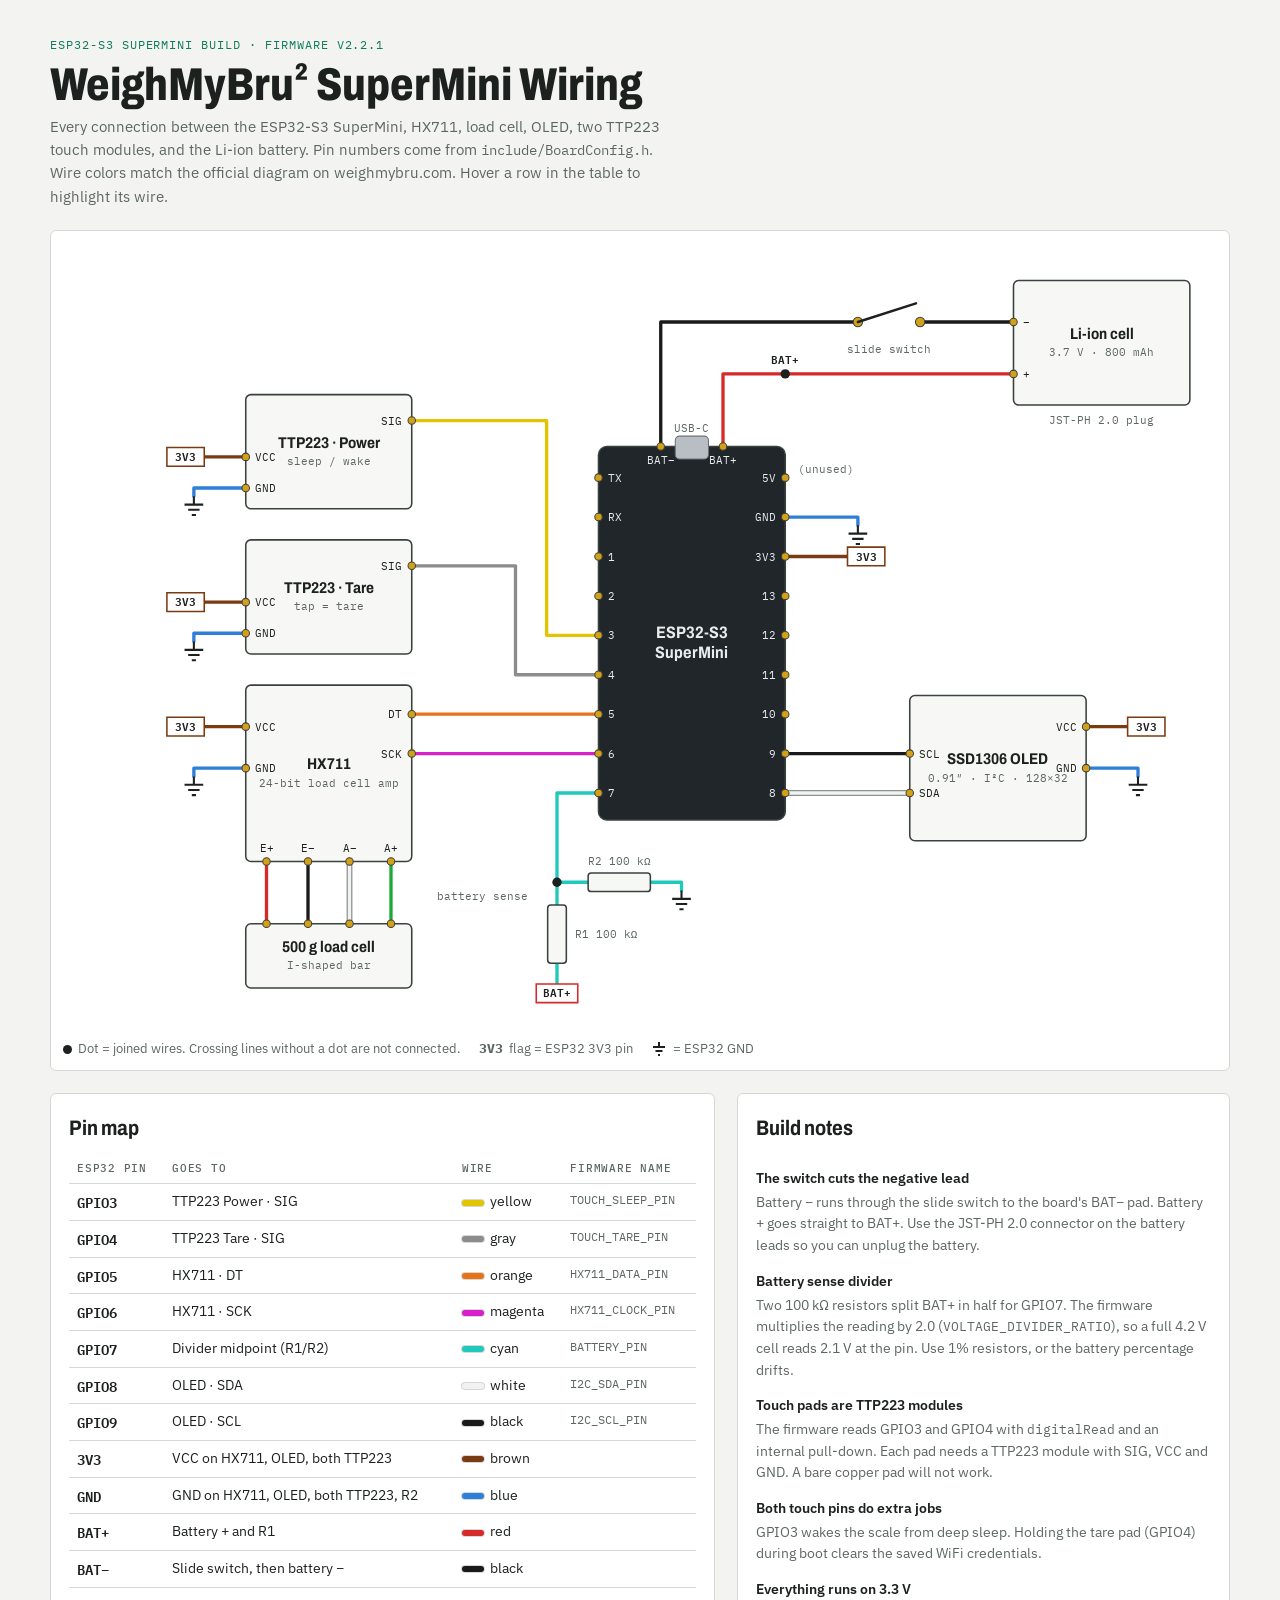
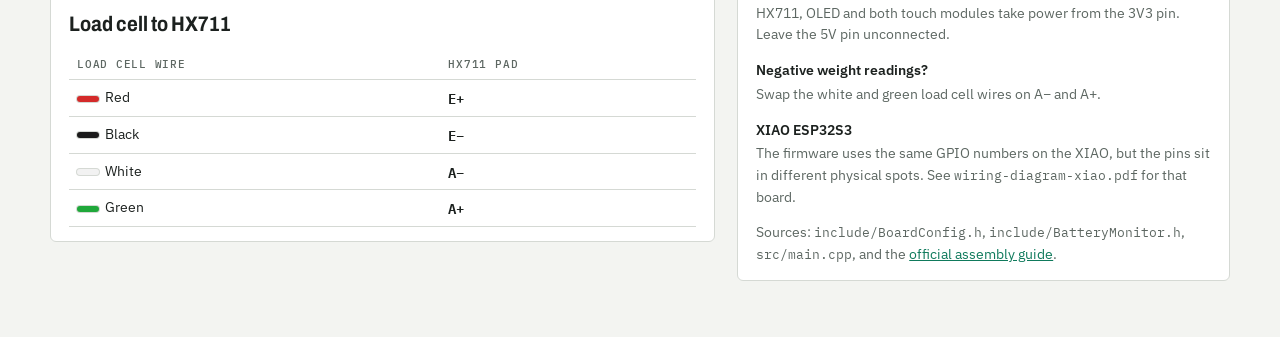
<file: docs/wiring-diagram-supermini.html>
<!doctype html>
<html lang="en">
<head>
<meta charset="utf-8">
<meta name="viewport" content="width=device-width, initial-scale=1">
<title>WeighMyBru² SuperMini Wiring</title>
<link rel="preconnect" href="https://fonts.googleapis.com">
<link rel="stylesheet" href="https://fonts.googleapis.com/css2?family=Archivo:wdth,wght@75..100,500..800&family=IBM+Plex+Sans:wght@400;500;600&family=IBM+Plex+Mono:wght@400;500;600&display=swap">
<style>
/* Layout: one wide schematic panel up top, then a pin table and build notes in two columns. */
:root {
  --bg: #f3f4f1;
  --panel: #ffffff;
  --fg: #1c211f;
  --muted: #5d6762;
  --line: #d5d9d4;
  --part: #f7f8f5;
  --part-edge: #3a423e;
  --board: #20262a;
  --board-fg: #e9ecee;
  --accent: #0f7a5c;
  --halo-black: transparent;
  --halo-white: #8b938f;
  --f-display: "Archivo", "Helvetica Neue", Arial, sans-serif;
  --f-body: "IBM Plex Sans", "Helvetica Neue", Arial, sans-serif;
  --f-mono: "IBM Plex Mono", ui-monospace, Menlo, monospace;
}
@media (prefers-color-scheme: dark) {
  :root:not([data-theme="light"]) {
    --bg: #121615; --panel: #1a1f1e; --fg: #e4e8e6; --muted: #9aa5a0; --line: #2e3533;
    --part: #222827; --part-edge: #a9b4af; --board: #0b0e10; --board-fg: #e9ecee; --accent: #4fc79f;
    --halo-black: #a5aeaa; --halo-white: transparent; color-scheme: dark;
  }
}
:root[data-theme="dark"] {
  --bg: #121615; --panel: #1a1f1e; --fg: #e4e8e6; --muted: #9aa5a0; --line: #2e3533;
  --part: #222827; --part-edge: #a9b4af; --board: #0b0e10; --board-fg: #e9ecee; --accent: #4fc79f;
  --halo-black: #a5aeaa; --halo-white: transparent; color-scheme: dark;
}
body { background: var(--bg); color: var(--fg); font-family: var(--f-body); font-size: 15px; line-height: 1.55; }
.wrap { max-width: 1180px; margin: 0 auto; padding-inline: 20px; padding-block: 28px 48px; display: grid; gap: 22px; }
header { display: grid; gap: 6px; }
.eyebrow { font-family: var(--f-mono); font-size: 12px; letter-spacing: .08em; text-transform: uppercase; color: var(--accent); }
h1 { font-family: var(--f-display); font-stretch: 80%; font-weight: 800; font-size: clamp(30px, 5vw, 46px); line-height: 1.05; margin: 0; text-wrap: balance; }
h2 { font-family: var(--f-display); font-stretch: 85%; font-weight: 700; font-size: 21px; margin: 0 0 10px; }
.lede { color: var(--muted); max-width: 70ch; margin: 0; }
code { font-family: var(--f-mono); font-size: .9em; }
.panel { background: var(--panel); border: 1px solid var(--line); border-radius: 6px; }
.diagram { overflow-x: auto; padding: 8px; }
.diagram svg { display: block; width: 100%; min-width: 860px; height: auto; }
.legend { display: flex; flex-wrap: wrap; gap: 6px 18px; font-size: 13px; color: var(--muted); padding: 4px 12px 10px; }
.legend span { display: inline-flex; align-items: center; gap: 6px; }
.dot { width: 9px; height: 9px; border-radius: 50%; background: var(--fg); display: inline-block; }
.cols { display: grid; grid-template-columns: minmax(0, 1.35fr) minmax(0, 1fr); gap: 22px; align-items: start; }
@media (max-width: 860px) { .cols { grid-template-columns: minmax(0, 1fr); } }
.card { padding: 18px 18px 14px; min-width: 0; }
.tablebox { overflow-x: auto; }
table { width: 100%; border-collapse: collapse; font-size: 14px; }
th { text-align: left; font-family: var(--f-mono); font-size: 11px; letter-spacing: .07em; text-transform: uppercase; color: var(--muted); font-weight: 500; padding: 6px 8px; border-bottom: 1px solid var(--line); }
td { padding: 7px 8px; border-bottom: 1px solid var(--line); vertical-align: top; }
tr[data-w] { cursor: default; }
tr[data-w]:hover td, tr[data-w]:focus-within td, tr[data-w].on td { background: color-mix(in srgb, var(--accent) 10%, transparent); }
td.pin { font-family: var(--f-mono); font-weight: 600; white-space: nowrap; font-variant-numeric: tabular-nums; }
.sw { display: inline-block; width: 22px; height: 6px; border-radius: 3px; vertical-align: middle; margin-right: 6px; box-shadow: 0 0 0 1px var(--line); }
.const { font-family: var(--f-mono); font-size: 12px; color: var(--muted); }
.notes { display: grid; gap: 14px; }
.notes h3 { font-size: 14px; font-weight: 600; margin: 0 0 2px; }
.notes p { margin: 0; color: var(--muted); font-size: 14px; }
.src { font-size: 13px; color: var(--muted); }
.src a { color: var(--accent); }
/* SVG */
.part { fill: var(--part); stroke: var(--part-edge); stroke-width: 1.5; }
.board { fill: var(--board); stroke: var(--part-edge); stroke-width: 1.5; }
.ptitle { font-family: var(--f-display); font-stretch: 85%; font-weight: 700; font-size: 15px; fill: var(--fg); }
.psub { font-family: var(--f-mono); font-size: 10.5px; fill: var(--muted); }
.plabel { font-family: var(--f-mono); font-size: 11px; fill: var(--fg); }
.blabel { font-family: var(--f-mono); font-size: 11px; fill: var(--board-fg); }
.btitle { font-family: var(--f-display); font-stretch: 85%; font-weight: 700; font-size: 16px; fill: var(--board-fg); }
.pinhead { fill: #d4a017; stroke: var(--part-edge); stroke-width: 1; }
.junction { fill: var(--fg); }
.flag { font-family: var(--f-mono); font-size: 11px; font-weight: 600; fill: var(--fg); }
.gnd { stroke: var(--fg); stroke-width: 2; fill: none; }
.res { fill: var(--part); stroke: var(--part-edge); stroke-width: 1.5; }
.wire { fill: none; stroke-width: 3.2; stroke-linecap: round; stroke-linejoin: round; transition: opacity .15s; }
.halo { fill: none; stroke-width: 5.6; stroke-linecap: round; stroke-linejoin: round; transition: opacity .15s; }
svg.focus g.w:not(.on) { opacity: .15; }
@media (prefers-reduced-motion: reduce) { .wire, .halo { transition: none; } }
@media print {
  @page { size: Letter landscape; margin: 0.35in; }
  :root { --bg: #fff; }
  body { -webkit-print-color-adjust: exact; print-color-adjust: exact; font-size: 12px; line-height: 1.4; }
  .wrap { padding: 0; gap: 12px; max-width: none; }
  h1 { font-size: 32px; }
  h2 { font-size: 18px; margin-bottom: 6px; }
  .lede { max-width: none; font-size: 13px; }
  .diagram svg { min-width: 0; width: auto; height: 5.6in; margin: 0 auto; }
  .legend { justify-content: center; }
  .cols { break-before: page; grid-template-columns: minmax(0, 1.35fr) minmax(0, 1fr); gap: 16px; }
  .card { padding: 12px 14px 8px; }
  td, th { padding: 4px 6px; }
  td { font-size: 12px; }
  .notes { gap: 8px; }
  .notes p { font-size: 12px; }
  .sw { width: 16px; }
}
</style>
</head>
<body>

<div class="wrap">
  <header>
    <div class="eyebrow">ESP32-S3 SuperMini build · firmware v2.2.1</div>
    <h1>WeighMyBru² SuperMini Wiring</h1>
    <p class="lede">Every connection between the ESP32-S3 SuperMini, HX711, load cell, OLED, two TTP223 touch modules, and the Li-ion battery. Pin numbers come from <code>include/BoardConfig.h</code>. Wire colors match the official diagram on weighmybru.com. Hover a row in the table to highlight its wire.</p>
  </header>

  <section class="panel">
    <div class="diagram"><svg id="sch" viewBox="0 0 1120 760" role="img" aria-label="Wiring schematic for WeighMyBru²"></svg></div>
    <div class="legend">
      <span><i class="dot"></i> Dot = joined wires. Crossing lines without a dot are not connected.</span>
      <span><b style="font-family:var(--f-mono)">3V3</b> flag = ESP32 3V3 pin</span>
      <span><svg width="16" height="14" viewBox="0 0 16 14"><path class="gnd" d="M8 0v5M2 5h12M4.5 9h7M7 13h2"/></svg> = ESP32 GND</span>
    </div>
  </section>

  <div class="cols">
    <section class="panel card">
      <h2>Pin map</h2>
      <div class="tablebox">
      <table>
        <thead><tr><th>ESP32 pin</th><th>Goes to</th><th>Wire</th><th>Firmware name</th></tr></thead>
        <tbody id="rows"></tbody>
      </table>
      </div>
      <h2 style="margin-top:20px">Load cell to HX711</h2>
      <div class="tablebox">
      <table>
        <thead><tr><th>Load cell wire</th><th>HX711 pad</th></tr></thead>
        <tbody>
          <tr data-w="lc"><td><span class="sw" style="background:#d42a2a"></span>Red</td><td class="pin">E+</td></tr>
          <tr data-w="lc"><td><span class="sw" style="background:#1a1a1a"></span>Black</td><td class="pin">E−</td></tr>
          <tr data-w="lc"><td><span class="sw" style="background:#f2f2f2"></span>White</td><td class="pin">A−</td></tr>
          <tr data-w="lc"><td><span class="sw" style="background:#1fa83a"></span>Green</td><td class="pin">A+</td></tr>
        </tbody>
      </table>
      </div>
    </section>

    <section class="panel card notes">
      <h2>Build notes</h2>
      <div><h3>The switch cuts the negative lead</h3><p>Battery − runs through the slide switch to the board's BAT− pad. Battery + goes straight to BAT+. Use the JST-PH 2.0 connector on the battery leads so you can unplug the battery.</p></div>
      <div><h3>Battery sense divider</h3><p>Two 100 kΩ resistors split BAT+ in half for GPIO7. The firmware multiplies the reading by 2.0 (<code>VOLTAGE_DIVIDER_RATIO</code>), so a full 4.2 V cell reads 2.1 V at the pin. Use 1% resistors, or the battery percentage drifts.</p></div>
      <div><h3>Touch pads are TTP223 modules</h3><p>The firmware reads GPIO3 and GPIO4 with <code>digitalRead</code> and an internal pull-down. Each pad needs a TTP223 module with SIG, VCC and GND. A bare copper pad will not work.</p></div>
      <div><h3>Both touch pins do extra jobs</h3><p>GPIO3 wakes the scale from deep sleep. Holding the tare pad (GPIO4) during boot clears the saved WiFi credentials.</p></div>
      <div><h3>Everything runs on 3.3 V</h3><p>HX711, OLED and both touch modules take power from the 3V3 pin. Leave the 5V pin unconnected.</p></div>
      <div><h3>Negative weight readings?</h3><p>Swap the white and green load cell wires on A− and A+.</p></div>
      <div><h3>XIAO ESP32S3</h3><p>The firmware uses the same GPIO numbers on the XIAO, but the pins sit in different physical spots. See <code>wiring-diagram-xiao.pdf</code> for that board.</p></div>
      <p class="src">Sources: <code>include/BoardConfig.h</code>, <code>include/BatteryMonitor.h</code>, <code>src/main.cpp</code>, and the <a href="https://weighmybru.com/guides/assembly-guide/" target="_blank" rel="noopener">official assembly guide</a>.</p>
    </section>
  </div>
</div>

<script>
const C = { red:"#d42a2a", black:"#1a1a1a", white:"#f2f2f2", green:"#1fa83a", yellow:"#e3c400", gray:"#8c8c8c",
  orange:"#e8721c", magenta:"#d81fc9", cyan:"#1fc9bb", blue:"#2f7fd9", brown:"#7a3b12" };
const NS = "http://www.w3.org/2000/svg";
const svg = document.getElementById("sch");
const layers = { parts: g(), wires: g(), top: g() };
function g(cls){ const e=document.createElementNS(NS,"g"); if(cls) e.setAttribute("class",cls); return e; }
function el(tag, attrs, parent, text){ const e=document.createElementNS(NS,tag); for(const k in attrs) e.setAttribute(k, attrs[k]); if(text!=null) e.textContent=text; (parent||layers.parts).appendChild(e); return e; }
svg.append(layers.parts, layers.wires, layers.top);

// Parts
function part(x,y,w,h,title,sub){ el("rect",{x,y,width:w,height:h,rx:5,class:"part"}); el("text",{x:x+w/2,y:y+h/2-(sub?4:-5),"text-anchor":"middle",class:"ptitle"},null,title); if(sub) el("text",{x:x+w/2,y:y+h/2+13,"text-anchor":"middle",class:"psub"},null,sub); }
function pin(x,y,label,side,cls){ el("circle",{cx:x,cy:y,r:3.6,class:"pinhead"},layers.top);
  const off = {l:[9,4,"start"], r:[-9,4,"end"], t:[0,17,"middle"], b:[0,-9,"middle"]}[side];
  el("text",{x:x+off[0],y:y+off[1],"text-anchor":off[2],class:cls||"plabel"},null,label); }

// ESP32-S3 SuperMini
el("rect",{x:520,y:200,width:180,height:360,rx:8,class:"board"});
el("rect",{x:594,y:190,width:32,height:22,rx:4,fill:"#b9bec4",stroke:"#6b7177"});
el("text",{x:610,y:186,"text-anchor":"middle",class:"psub"},null,"USB-C");
el("text",{x:610,y:385,"text-anchor":"middle",class:"btitle"},null,"ESP32-S3");
el("text",{x:610,y:404,"text-anchor":"middle",class:"btitle"},null,"SuperMini");
const LP=["TX","RX","1","2","3","4","5","6","7"], RP=["5V","GND","3V3","13","12","11","10","9","8"];
LP.forEach((p,i)=>pin(520,230+38*i,p,"l","blabel"));
RP.forEach((p,i)=>pin(700,230+38*i,p,"r","blabel"));
pin(580,200,"BAT−","t","blabel"); pin(640,200,"BAT+","t","blabel");
el("text",{x:712,y:226,class:"psub"},null,"(unused)");

// Touch modules
part(180,150,160,110,"TTP223 · Power","sleep / wake");
pin(340,175,"SIG","r"); pin(180,210,"VCC","l"); pin(180,240,"GND","l");
part(180,290,160,110,"TTP223 · Tare","tap = tare");
pin(340,315,"SIG","r"); pin(180,350,"VCC","l"); pin(180,380,"GND","l");

// HX711
part(180,430,160,170,"HX711","24-bit load cell amp");
pin(340,458,"DT","r"); pin(340,496,"SCK","r"); pin(180,470,"VCC","l"); pin(180,510,"GND","l");
[["E+",200],["E−",240],["A−",280],["A+",320]].forEach(([n,x])=>pin(x,600,n,"b"));

// Load cell
part(180,660,160,62,"500 g load cell","I-shaped bar");
[200,240,280,320].forEach(x=>el("circle",{cx:x,cy:660,r:3.6,class:"pinhead"},layers.top));

// OLED
part(820,440,170,140,"SSD1306 OLED",'0.91″ · I²C · 128×32');
pin(820,496,"SCL","l"); pin(820,534,"SDA","l"); pin(990,470,"VCC","r"); pin(990,510,"GND","r");

// Battery and switch
part(920,40,170,120,"Li-ion cell","3.7 V · 800 mAh");
pin(920,80,"−","l"); pin(920,130,"+","l");
el("text",{x:1005,y:178,"text-anchor":"middle",class:"psub"},null,"JST-PH 2.0 plug");
el("circle",{cx:770,cy:80,r:4.5,class:"pinhead"},layers.top);
el("circle",{cx:830,cy:80,r:4.5,class:"pinhead"},layers.top);
el("line",{x1:770,y1:80,x2:826,y2:62,stroke:"var(--fg)","stroke-width":2.4,"stroke-linecap":"round"},layers.top);
el("text",{x:800,y:110,"text-anchor":"middle",class:"psub"},null,"slide switch");

// Divider resistors
function resistor(x,y,w,h,label,lx,ly,anchor){ el("rect",{x,y,width:w,height:h,rx:3,class:"res"},layers.top);
  el("text",{x:lx,y:ly,"text-anchor":anchor||"start",class:"psub"},null,label); }

// Power flags
function flag3v3(x,y,dir){ const w=36, dx = dir<0 ? x-w : x;
  el("path",{d:`M${dx} ${y-9}h${w}v18h-${w}z`,fill:"var(--panel)",stroke:C.brown,"stroke-width":1.5},layers.top);
  el("text",{x:dx+w/2,y:y+4,"text-anchor":"middle",class:"flag"},layers.top,"3V3"); }
function flagBat(x,y){ el("path",{d:`M${x-20} ${y}h40v18h-40z`,fill:"var(--panel)",stroke:C.red,"stroke-width":1.5},layers.top);
  el("text",{x,y:y+13,"text-anchor":"middle",class:"flag"},layers.top,"BAT+"); }
function ground(x,y){ el("path",{d:`M${x} ${y}v8M${x-9} ${y+8}h18M${x-5.5} ${y+13}h11M${x-2} ${y+18}h4`,class:"gnd"},layers.top); }

// Wires: [id, color, points]
const wires = [
  ["g3","yellow",[[520,382],[470,382],[470,175],[340,175]]],
  ["g4","gray",[[520,420],[440,420],[440,315],[340,315]]],
  ["g5","orange",[[520,458],[340,458]]],
  ["g6","magenta",[[520,496],[340,496]]],
  ["g7","cyan",[[520,534],[480,534],[480,620]]],
  ["g8","white",[[700,534],[820,534]]],
  ["g9","black",[[700,496],[820,496]]],
  ["v33","brown",[[700,306],[760,306]]],["v33","brown",[[180,210],[140,210]]],["v33","brown",[[180,350],[140,350]]],
  ["v33","brown",[[180,470],[140,470]]],["v33","brown",[[990,470],[1030,470]]],
  ["gnd","blue",[[700,268],[770,268],[770,276]]],["gnd","blue",[[180,240],[130,240],[130,248]]],["gnd","blue",[[180,380],[130,380],[130,388]]],
  ["gnd","blue",[[180,510],[130,510],[130,518]]],["gnd","blue",[[990,510],[1040,510],[1040,518]]],
  ["bat","red",[[640,200],[640,130],[920,130]]],
  ["bat","black",[[580,200],[580,80],[770,80]]],["bat","black",[[830,80],[920,80]]],
  ["div","cyan",[[480,620],[510,620]]],["div","cyan",[[570,620],[600,620],[600,628]]],
  ["div","cyan",[[480,620],[480,642]]],["div","cyan",[[480,698],[480,718]]],
  ["lc","red",[[200,600],[200,660]]],["lc","black",[[240,600],[240,660]]],["lc","white",[[280,600],[280,660]]],["lc","green",[[320,600],[320,660]]],
];
const groups = {};
wires.forEach(([id,col,pts])=>{
  const grp = groups[id] || (groups[id] = (()=>{ const x=g("w"); x.dataset.id=id; layers.wires.appendChild(x); return x; })());
  const d = "M"+pts.map(p=>p.join(" ")).join("L");
  const halo = col==="black" ? "var(--halo-black)" : col==="white" ? "var(--halo-white)" : null;
  if (halo) el("path",{d,class:"halo",stroke:halo},grp);
  el("path",{d,class:"wire",stroke:C[col]},grp);
});

// Flags and symbols on top of wires
flag3v3(760,306,1); flag3v3(140,210,-1); flag3v3(140,350,-1); flag3v3(140,470,-1); flag3v3(1030,470,1);
ground(770,276); ground(130,248); ground(130,388); ground(130,518); ground(1040,518); ground(600,628);
resistor(510,611,60,18,"R2 100 kΩ",540,603,"middle");
resistor(471,642,18,56,"R1 100 kΩ",497,674);
flagBat(480,718);
el("circle",{cx:480,cy:620,r:4.5,class:"junction"},layers.top);
el("circle",{cx:700,cy:130,r:4.5,class:"junction"},layers.top);
el("text",{x:700,y:120,"text-anchor":"middle",class:"flag"},layers.top,"BAT+");
el("text",{x:408,y:637,"text-anchor":"middle",class:"psub"},null,"battery sense");

// Pin table
const rows = [
  ["GPIO3","g3","yellow","TTP223 Power · SIG","TOUCH_SLEEP_PIN"],
  ["GPIO4","g4","gray","TTP223 Tare · SIG","TOUCH_TARE_PIN"],
  ["GPIO5","g5","orange","HX711 · DT","HX711_DATA_PIN"],
  ["GPIO6","g6","magenta","HX711 · SCK","HX711_CLOCK_PIN"],
  ["GPIO7","g7","cyan","Divider midpoint (R1/R2)","BATTERY_PIN"],
  ["GPIO8","g8","white","OLED · SDA","I2C_SDA_PIN"],
  ["GPIO9","g9","black","OLED · SCL","I2C_SCL_PIN"],
  ["3V3","v33","brown","VCC on HX711, OLED, both TTP223",""],
  ["GND","gnd","blue","GND on HX711, OLED, both TTP223, R2",""],
  ["BAT+","bat","red","Battery + and R1",""],
  ["BAT−","bat","black","Slide switch, then battery −",""],
];
const tb = document.getElementById("rows");
rows.forEach(([p,id,col,to,k])=>{
  const tr=document.createElement("tr"); tr.dataset.w=id; tr.tabIndex=0;
  tr.innerHTML=`<td class="pin">${p}</td><td>${to}</td><td><span class="sw" style="background:${C[col]}"></span>${col}</td><td class="const">${k}</td>`;
  tb.appendChild(tr);
});
function focusWire(id){ svg.classList.toggle("focus", !!id); Object.entries(groups).forEach(([k,grp])=>grp.classList.toggle("on", k===id));
  document.querySelectorAll("tr[data-w]").forEach(r=>r.classList.toggle("on", r.dataset.w===id)); }
document.querySelectorAll("tr[data-w]").forEach(tr=>{
  tr.addEventListener("mouseenter",()=>focusWire(tr.dataset.w)); tr.addEventListener("mouseleave",()=>focusWire(null));
  tr.addEventListener("focus",()=>focusWire(tr.dataset.w)); tr.addEventListener("blur",()=>focusWire(null));
});
Object.entries(groups).forEach(([k,grp])=>{ grp.style.cursor="pointer";
  grp.addEventListener("mouseenter",()=>focusWire(k)); grp.addEventListener("mouseleave",()=>focusWire(null)); });
</script>
</body>
</html>
</file>
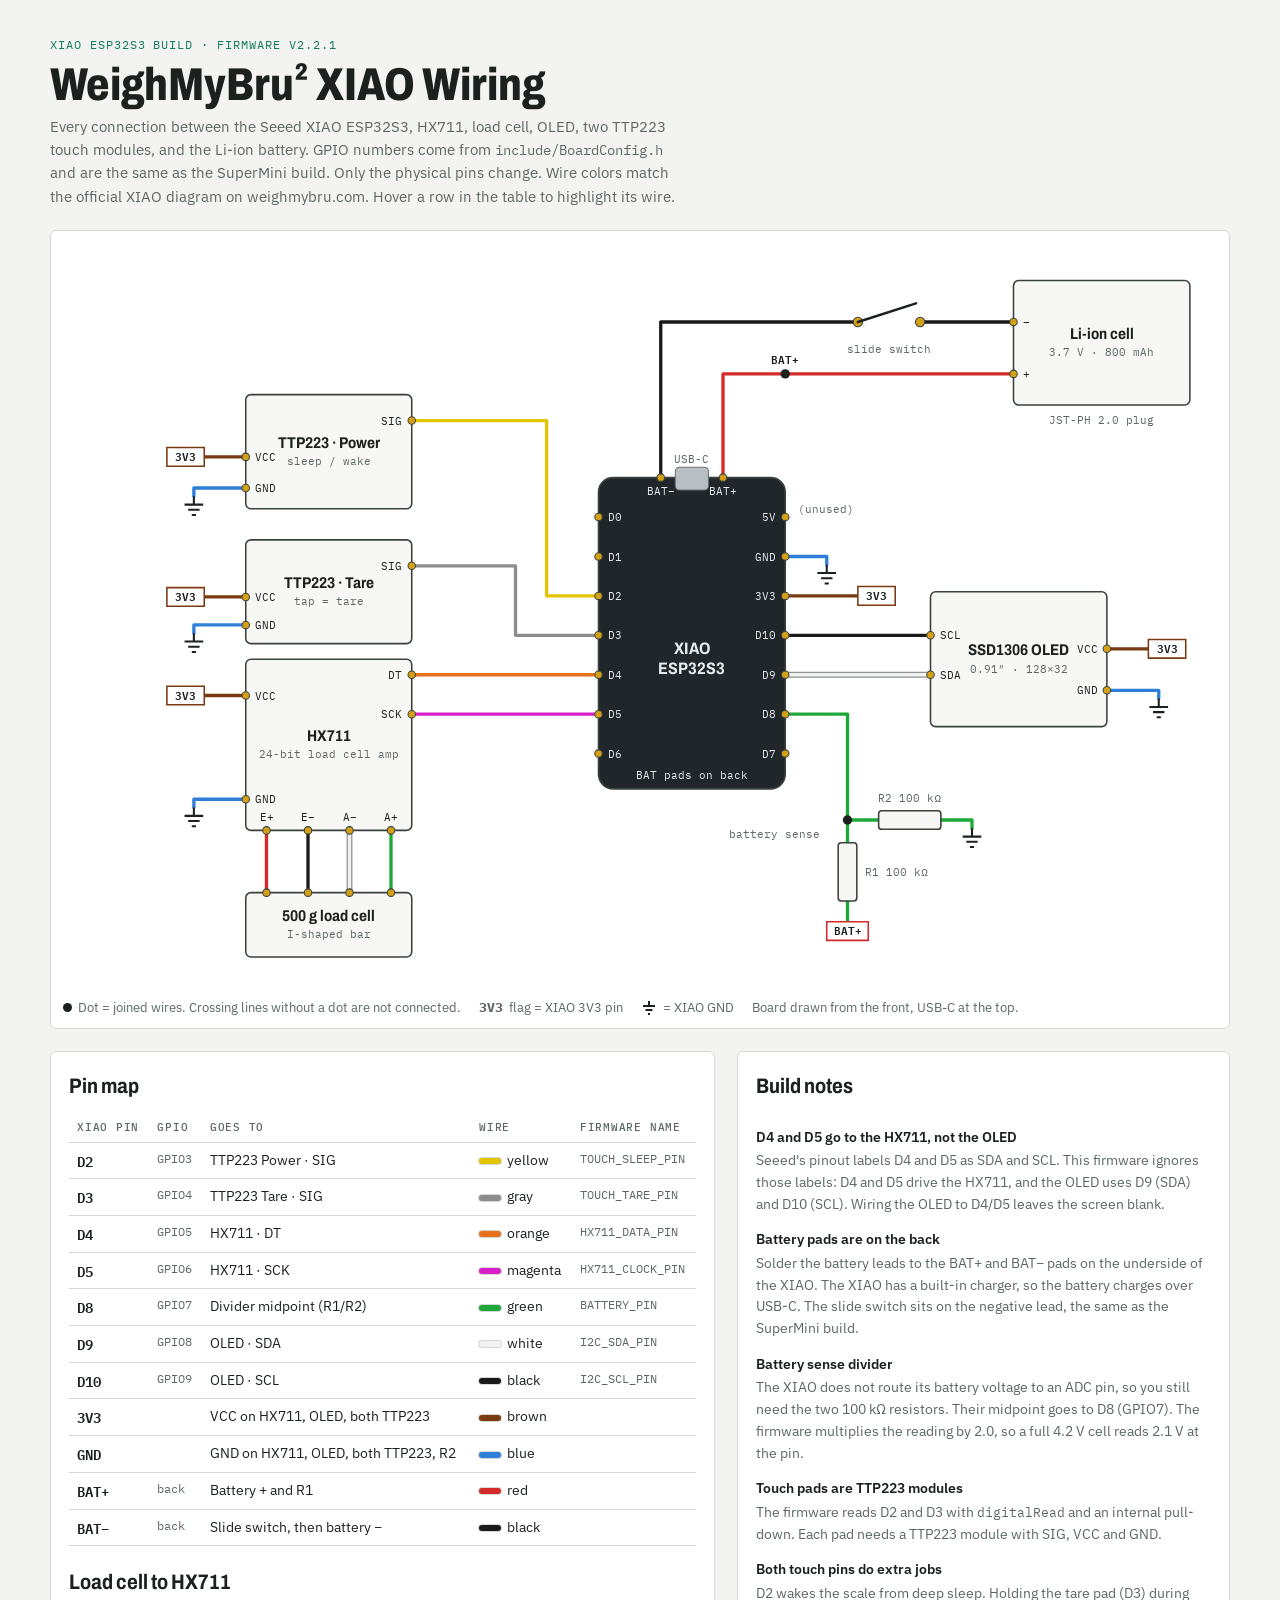
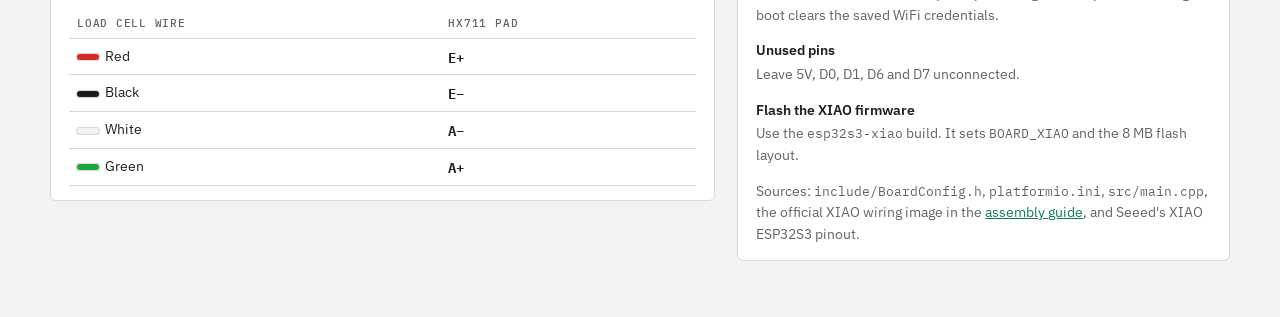
<file: docs/wiring-diagram-xiao.html>
<!doctype html>
<html lang="en">
<head>
<meta charset="utf-8">
<meta name="viewport" content="width=device-width, initial-scale=1">
<title>WeighMyBru² XIAO Wiring</title>
<link rel="preconnect" href="https://fonts.googleapis.com">
<link rel="stylesheet" href="https://fonts.googleapis.com/css2?family=Archivo:wdth,wght@75..100,500..800&family=IBM+Plex+Sans:wght@400;500;600&family=IBM+Plex+Mono:wght@400;500;600&display=swap">
<style>
/* Layout: one wide schematic panel up top, then a pin table and build notes in two columns. */
:root {
  --bg: #f3f4f1;
  --panel: #ffffff;
  --fg: #1c211f;
  --muted: #5d6762;
  --line: #d5d9d4;
  --part: #f7f8f5;
  --part-edge: #3a423e;
  --board: #20262a;
  --board-fg: #e9ecee;
  --accent: #0f7a5c;
  --halo-black: transparent;
  --halo-white: #8b938f;
  --f-display: "Archivo", "Helvetica Neue", Arial, sans-serif;
  --f-body: "IBM Plex Sans", "Helvetica Neue", Arial, sans-serif;
  --f-mono: "IBM Plex Mono", ui-monospace, Menlo, monospace;
}
@media (prefers-color-scheme: dark) {
  :root:not([data-theme="light"]) {
    --bg: #121615; --panel: #1a1f1e; --fg: #e4e8e6; --muted: #9aa5a0; --line: #2e3533;
    --part: #222827; --part-edge: #a9b4af; --board: #0b0e10; --board-fg: #e9ecee; --accent: #4fc79f;
    --halo-black: #a5aeaa; --halo-white: transparent; color-scheme: dark;
  }
}
:root[data-theme="dark"] {
  --bg: #121615; --panel: #1a1f1e; --fg: #e4e8e6; --muted: #9aa5a0; --line: #2e3533;
  --part: #222827; --part-edge: #a9b4af; --board: #0b0e10; --board-fg: #e9ecee; --accent: #4fc79f;
  --halo-black: #a5aeaa; --halo-white: transparent; color-scheme: dark;
}
body { background: var(--bg); color: var(--fg); font-family: var(--f-body); font-size: 15px; line-height: 1.55; }
.wrap { max-width: 1180px; margin: 0 auto; padding-inline: 20px; padding-block: 28px 48px; display: grid; gap: 22px; }
header { display: grid; gap: 6px; }
.eyebrow { font-family: var(--f-mono); font-size: 12px; letter-spacing: .08em; text-transform: uppercase; color: var(--accent); }
h1 { font-family: var(--f-display); font-stretch: 80%; font-weight: 800; font-size: clamp(30px, 5vw, 46px); line-height: 1.05; margin: 0; text-wrap: balance; }
h2 { font-family: var(--f-display); font-stretch: 85%; font-weight: 700; font-size: 21px; margin: 0 0 10px; }
.lede { color: var(--muted); max-width: 70ch; margin: 0; }
code { font-family: var(--f-mono); font-size: .9em; }
.panel { background: var(--panel); border: 1px solid var(--line); border-radius: 6px; }
.diagram { overflow-x: auto; padding: 8px; }
.diagram svg { display: block; width: 100%; min-width: 860px; height: auto; }
.legend { display: flex; flex-wrap: wrap; gap: 6px 18px; font-size: 13px; color: var(--muted); padding: 4px 12px 10px; }
.legend span { display: inline-flex; align-items: center; gap: 6px; }
.dot { width: 9px; height: 9px; border-radius: 50%; background: var(--fg); display: inline-block; }
.cols { display: grid; grid-template-columns: minmax(0, 1.35fr) minmax(0, 1fr); gap: 22px; align-items: start; }
@media (max-width: 860px) { .cols { grid-template-columns: minmax(0, 1fr); } }
.card { padding: 18px 18px 14px; min-width: 0; }
.tablebox { overflow-x: auto; }
table { width: 100%; border-collapse: collapse; font-size: 14px; }
th { text-align: left; font-family: var(--f-mono); font-size: 11px; letter-spacing: .07em; text-transform: uppercase; color: var(--muted); font-weight: 500; padding: 6px 8px; border-bottom: 1px solid var(--line); }
td { padding: 7px 8px; border-bottom: 1px solid var(--line); vertical-align: top; }
tr[data-w] { cursor: default; }
tr[data-w]:hover td, tr[data-w]:focus-within td, tr[data-w].on td { background: color-mix(in srgb, var(--accent) 10%, transparent); }
td.pin { font-family: var(--f-mono); font-weight: 600; white-space: nowrap; font-variant-numeric: tabular-nums; }
.sw { display: inline-block; width: 22px; height: 6px; border-radius: 3px; vertical-align: middle; margin-right: 6px; box-shadow: 0 0 0 1px var(--line); }
.const { font-family: var(--f-mono); font-size: 12px; color: var(--muted); }
.notes { display: grid; gap: 14px; }
.notes h3 { font-size: 14px; font-weight: 600; margin: 0 0 2px; }
.notes p { margin: 0; color: var(--muted); font-size: 14px; }
.src { font-size: 13px; color: var(--muted); }
.src a { color: var(--accent); }
/* SVG */
.part { fill: var(--part); stroke: var(--part-edge); stroke-width: 1.5; }
.board { fill: var(--board); stroke: var(--part-edge); stroke-width: 1.5; }
.ptitle { font-family: var(--f-display); font-stretch: 85%; font-weight: 700; font-size: 15px; fill: var(--fg); }
.psub { font-family: var(--f-mono); font-size: 10.5px; fill: var(--muted); }
.plabel { font-family: var(--f-mono); font-size: 11px; fill: var(--fg); }
.blabel { font-family: var(--f-mono); font-size: 11px; fill: var(--board-fg); }
.btitle { font-family: var(--f-display); font-stretch: 85%; font-weight: 700; font-size: 16px; fill: var(--board-fg); }
.pinhead { fill: #d4a017; stroke: var(--part-edge); stroke-width: 1; }
.junction { fill: var(--fg); }
.flag { font-family: var(--f-mono); font-size: 11px; font-weight: 600; fill: var(--fg); }
.gnd { stroke: var(--fg); stroke-width: 2; fill: none; }
.res { fill: var(--part); stroke: var(--part-edge); stroke-width: 1.5; }
.wire { fill: none; stroke-width: 3.2; stroke-linecap: round; stroke-linejoin: round; transition: opacity .15s; }
.halo { fill: none; stroke-width: 5.6; stroke-linecap: round; stroke-linejoin: round; transition: opacity .15s; }
svg.focus g.w:not(.on) { opacity: .15; }
@media (prefers-reduced-motion: reduce) { .wire, .halo { transition: none; } }
@media print {
  @page { size: Letter landscape; margin: 0.35in; }
  :root { --bg: #fff; }
  body { -webkit-print-color-adjust: exact; print-color-adjust: exact; font-size: 12px; line-height: 1.4; }
  .wrap { padding: 0; gap: 12px; max-width: none; }
  h1 { font-size: 32px; }
  h2 { font-size: 18px; margin-bottom: 6px; }
  .lede { max-width: none; font-size: 13px; }
  .diagram svg { min-width: 0; width: auto; height: 5.6in; margin: 0 auto; }
  .legend { justify-content: center; }
  .cols { break-before: page; grid-template-columns: minmax(0, 1.35fr) minmax(0, 1fr); gap: 16px; }
  .card { padding: 12px 14px 8px; }
  td, th { padding: 4px 6px; }
  td { font-size: 12px; }
  .notes { gap: 8px; }
  .notes p { font-size: 12px; }
  .sw { width: 16px; }
}
</style>
</head>
<body>

<div class="wrap">
  <header>
    <div class="eyebrow">XIAO ESP32S3 build · firmware v2.2.1</div>
    <h1>WeighMyBru² XIAO Wiring</h1>
    <p class="lede">Every connection between the Seeed XIAO ESP32S3, HX711, load cell, OLED, two TTP223 touch modules, and the Li-ion battery. GPIO numbers come from <code>include/BoardConfig.h</code> and are the same as the SuperMini build. Only the physical pins change. Wire colors match the official XIAO diagram on weighmybru.com. Hover a row in the table to highlight its wire.</p>
  </header>

  <section class="panel">
    <div class="diagram"><svg id="sch" viewBox="0 0 1120 720" role="img" aria-label="Wiring schematic for WeighMyBru² on the XIAO ESP32S3"></svg></div>
    <div class="legend">
      <span><i class="dot"></i> Dot = joined wires. Crossing lines without a dot are not connected.</span>
      <span><b style="font-family:var(--f-mono)">3V3</b> flag = XIAO 3V3 pin</span>
      <span><svg width="16" height="14" viewBox="0 0 16 14"><path class="gnd" d="M8 0v5M2 5h12M4.5 9h7M7 13h2"/></svg> = XIAO GND</span>
      <span>Board drawn from the front, USB-C at the top.</span>
    </div>
  </section>

  <div class="cols">
    <section class="panel card">
      <h2>Pin map</h2>
      <div class="tablebox">
      <table>
        <thead><tr><th>XIAO pin</th><th>GPIO</th><th>Goes to</th><th>Wire</th><th>Firmware name</th></tr></thead>
        <tbody id="rows"></tbody>
      </table>
      </div>
      <h2 style="margin-top:20px">Load cell to HX711</h2>
      <div class="tablebox">
      <table>
        <thead><tr><th>Load cell wire</th><th>HX711 pad</th></tr></thead>
        <tbody>
          <tr data-w="lc"><td><span class="sw" style="background:#d42a2a"></span>Red</td><td class="pin">E+</td></tr>
          <tr data-w="lc"><td><span class="sw" style="background:#1a1a1a"></span>Black</td><td class="pin">E−</td></tr>
          <tr data-w="lc"><td><span class="sw" style="background:#f2f2f2"></span>White</td><td class="pin">A−</td></tr>
          <tr data-w="lc"><td><span class="sw" style="background:#1fa83a"></span>Green</td><td class="pin">A+</td></tr>
        </tbody>
      </table>
      </div>
    </section>

    <section class="panel card notes">
      <h2>Build notes</h2>
      <div><h3>D4 and D5 go to the HX711, not the OLED</h3><p>Seeed's pinout labels D4 and D5 as SDA and SCL. This firmware ignores those labels: D4 and D5 drive the HX711, and the OLED uses D9 (SDA) and D10 (SCL). Wiring the OLED to D4/D5 leaves the screen blank.</p></div>
      <div><h3>Battery pads are on the back</h3><p>Solder the battery leads to the BAT+ and BAT− pads on the underside of the XIAO. The XIAO has a built-in charger, so the battery charges over USB-C. The slide switch sits on the negative lead, the same as the SuperMini build.</p></div>
      <div><h3>Battery sense divider</h3><p>The XIAO does not route its battery voltage to an ADC pin, so you still need the two 100 kΩ resistors. Their midpoint goes to D8 (GPIO7). The firmware multiplies the reading by 2.0, so a full 4.2 V cell reads 2.1 V at the pin.</p></div>
      <div><h3>Touch pads are TTP223 modules</h3><p>The firmware reads D2 and D3 with <code>digitalRead</code> and an internal pull-down. Each pad needs a TTP223 module with SIG, VCC and GND.</p></div>
      <div><h3>Both touch pins do extra jobs</h3><p>D2 wakes the scale from deep sleep. Holding the tare pad (D3) during boot clears the saved WiFi credentials.</p></div>
      <div><h3>Unused pins</h3><p>Leave 5V, D0, D1, D6 and D7 unconnected.</p></div>
      <div><h3>Flash the XIAO firmware</h3><p>Use the <code>esp32s3-xiao</code> build. It sets <code>BOARD_XIAO</code> and the 8 MB flash layout.</p></div>
      <p class="src">Sources: <code>include/BoardConfig.h</code>, <code>platformio.ini</code>, <code>src/main.cpp</code>, the official XIAO wiring image in the <a href="https://weighmybru.com/guides/assembly-guide/" target="_blank" rel="noopener">assembly guide</a>, and Seeed's XIAO ESP32S3 pinout.</p>
    </section>
  </div>
</div>

<script>
const C = { red:"#d42a2a", black:"#1a1a1a", white:"#f2f2f2", green:"#1fa83a", yellow:"#e3c400", gray:"#8c8c8c",
  orange:"#e8721c", magenta:"#d81fc9", blue:"#2f7fd9", brown:"#7a3b12" };
const NS = "http://www.w3.org/2000/svg";
const svg = document.getElementById("sch");
const layers = { parts: g(), wires: g(), top: g() };
function g(cls){ const e=document.createElementNS(NS,"g"); if(cls) e.setAttribute("class",cls); return e; }
function el(tag, attrs, parent, text){ const e=document.createElementNS(NS,tag); for(const k in attrs) e.setAttribute(k, attrs[k]); if(text!=null) e.textContent=text; (parent||layers.parts).appendChild(e); return e; }
svg.append(layers.parts, layers.wires, layers.top);

function part(x,y,w,h,title,sub){ el("rect",{x,y,width:w,height:h,rx:5,class:"part"}); el("text",{x:x+w/2,y:y+h/2-(sub?4:-5),"text-anchor":"middle",class:"ptitle"},null,title); if(sub) el("text",{x:x+w/2,y:y+h/2+13,"text-anchor":"middle",class:"psub"},null,sub); }
function pin(x,y,label,side,cls){ el("circle",{cx:x,cy:y,r:3.6,class:"pinhead"},layers.top);
  const off = {l:[9,4,"start"], r:[-9,4,"end"], t:[0,17,"middle"], b:[0,-9,"middle"]}[side];
  el("text",{x:x+off[0],y:y+off[1],"text-anchor":off[2],class:cls||"plabel"},null,label); }

// XIAO ESP32S3, front view
el("rect",{x:520,y:230,width:180,height:300,rx:14,class:"board"});
el("rect",{x:594,y:220,width:32,height:22,rx:4,fill:"#b9bec4",stroke:"#6b7177"});
el("text",{x:610,y:216,"text-anchor":"middle",class:"psub"},null,"USB-C");
el("text",{x:610,y:400,"text-anchor":"middle",class:"btitle"},null,"XIAO");
el("text",{x:610,y:419,"text-anchor":"middle",class:"btitle"},null,"ESP32S3");
const LP=["D0","D1","D2","D3","D4","D5","D6"], RP=["5V","GND","3V3","D10","D9","D8","D7"];
LP.forEach((p,i)=>pin(520,268+38*i,p,"l","blabel"));
RP.forEach((p,i)=>pin(700,268+38*i,p,"r","blabel"));
pin(580,230,"BAT−","t","blabel"); pin(640,230,"BAT+","t","blabel");
el("text",{x:610,y:520,"text-anchor":"middle",class:"blabel"},null,"BAT pads on back");
el("text",{x:712,y:264,class:"psub"},null,"(unused)");

// Touch modules
part(180,150,160,110,"TTP223 · Power","sleep / wake");
pin(340,175,"SIG","r"); pin(180,210,"VCC","l"); pin(180,240,"GND","l");
part(180,290,160,100,"TTP223 · Tare","tap = tare");
pin(340,315,"SIG","r"); pin(180,345,"VCC","l"); pin(180,372,"GND","l");

// HX711
part(180,405,160,165,"HX711","24-bit load cell amp");
pin(340,420,"DT","r"); pin(340,458,"SCK","r"); pin(180,440,"VCC","l"); pin(180,540,"GND","l");
[["E+",200],["E−",240],["A−",280],["A+",320]].forEach(([n,x])=>pin(x,570,n,"b"));

// Load cell
part(180,630,160,62,"500 g load cell","I-shaped bar");
[200,240,280,320].forEach(x=>el("circle",{cx:x,cy:630,r:3.6,class:"pinhead"},layers.top));

// OLED
part(840,340,170,130,"SSD1306 OLED","0.91″ · 128×32");
pin(840,382,"SCL","l"); pin(840,420,"SDA","l"); pin(1010,395,"VCC","r"); pin(1010,435,"GND","r");

// Battery and switch
part(920,40,170,120,"Li-ion cell","3.7 V · 800 mAh");
pin(920,80,"−","l"); pin(920,130,"+","l");
el("text",{x:1005,y:178,"text-anchor":"middle",class:"psub"},null,"JST-PH 2.0 plug");
el("circle",{cx:770,cy:80,r:4.5,class:"pinhead"},layers.top);
el("circle",{cx:830,cy:80,r:4.5,class:"pinhead"},layers.top);
el("line",{x1:770,y1:80,x2:826,y2:62,stroke:"var(--fg)","stroke-width":2.4,"stroke-linecap":"round"},layers.top);
el("text",{x:800,y:110,"text-anchor":"middle",class:"psub"},null,"slide switch");

function resistor(x,y,w,h,label,lx,ly,anchor){ el("rect",{x,y,width:w,height:h,rx:3,class:"res"},layers.top);
  el("text",{x:lx,y:ly,"text-anchor":anchor||"start",class:"psub"},null,label); }
function flag3v3(x,y,dir){ const w=36, dx = dir<0 ? x-w : x;
  el("path",{d:`M${dx} ${y-9}h${w}v18h-${w}z`,fill:"var(--panel)",stroke:C.brown,"stroke-width":1.5},layers.top);
  el("text",{x:dx+w/2,y:y+4,"text-anchor":"middle",class:"flag"},layers.top,"3V3"); }
function flagBat(x,y){ el("path",{d:`M${x-20} ${y}h40v18h-40z`,fill:"var(--panel)",stroke:C.red,"stroke-width":1.5},layers.top);
  el("text",{x,y:y+13,"text-anchor":"middle",class:"flag"},layers.top,"BAT+"); }
function ground(x,y){ el("path",{d:`M${x} ${y}v8M${x-9} ${y+8}h18M${x-5.5} ${y+13}h11M${x-2} ${y+18}h4`,class:"gnd"},layers.top); }

const wires = [
  ["d2","yellow",[[520,344],[470,344],[470,175],[340,175]]],
  ["d3","gray",[[520,382],[440,382],[440,315],[340,315]]],
  ["d4","orange",[[520,420],[340,420]]],
  ["d5","magenta",[[520,458],[340,458]]],
  ["d10","black",[[700,382],[840,382]]],
  ["d9","white",[[700,420],[840,420]]],
  ["d8","green",[[700,458],[760,458],[760,560]]],
  ["v33","brown",[[700,344],[770,344]]],["v33","brown",[[180,210],[140,210]]],["v33","brown",[[180,345],[140,345]]],
  ["v33","brown",[[180,440],[140,440]]],["v33","brown",[[1010,395],[1050,395]]],
  ["gnd","blue",[[700,306],[740,306],[740,314]]],["gnd","blue",[[180,240],[130,240],[130,248]]],["gnd","blue",[[180,372],[130,372],[130,380]]],
  ["gnd","blue",[[180,540],[130,540],[130,548]]],["gnd","blue",[[1010,435],[1060,435],[1060,443]]],
  ["bat","red",[[640,230],[640,130],[920,130]]],
  ["bat","black",[[580,230],[580,80],[770,80]]],["bat","black",[[830,80],[920,80]]],
  ["div","green",[[760,560],[790,560]]],["div","green",[[850,560],[880,560],[880,568]]],
  ["div","green",[[760,560],[760,582]]],["div","green",[[760,638],[760,658]]],
  ["lc","red",[[200,570],[200,630]]],["lc","black",[[240,570],[240,630]]],["lc","white",[[280,570],[280,630]]],["lc","green",[[320,570],[320,630]]],
];
const groups = {};
wires.forEach(([id,col,pts])=>{
  const grp = groups[id] || (groups[id] = (()=>{ const x=g("w"); x.dataset.id=id; layers.wires.appendChild(x); return x; })());
  const d = "M"+pts.map(p=>p.join(" ")).join("L");
  const halo = col==="black" ? "var(--halo-black)" : col==="white" ? "var(--halo-white)" : null;
  if (halo) el("path",{d,class:"halo",stroke:halo},grp);
  el("path",{d,class:"wire",stroke:C[col]},grp);
});

flag3v3(770,344,1); flag3v3(140,210,-1); flag3v3(140,345,-1); flag3v3(140,440,-1); flag3v3(1050,395,1);
ground(740,314); ground(130,248); ground(130,380); ground(130,548); ground(1060,443); ground(880,568);
resistor(790,551,60,18,"R2 100 kΩ",820,543,"middle");
resistor(751,582,18,56,"R1 100 kΩ",777,614);
flagBat(760,658);
el("circle",{cx:760,cy:560,r:4.5,class:"junction"},layers.top);
el("circle",{cx:700,cy:130,r:4.5,class:"junction"},layers.top);
el("text",{x:700,y:120,"text-anchor":"middle",class:"flag"},layers.top,"BAT+");
el("text",{x:690,y:577,"text-anchor":"middle",class:"psub"},null,"battery sense");

const rows = [
  ["D2","GPIO3","d2","yellow","TTP223 Power · SIG","TOUCH_SLEEP_PIN"],
  ["D3","GPIO4","d3","gray","TTP223 Tare · SIG","TOUCH_TARE_PIN"],
  ["D4","GPIO5","d4","orange","HX711 · DT","HX711_DATA_PIN"],
  ["D5","GPIO6","d5","magenta","HX711 · SCK","HX711_CLOCK_PIN"],
  ["D8","GPIO7","d8","green","Divider midpoint (R1/R2)","BATTERY_PIN"],
  ["D9","GPIO8","d9","white","OLED · SDA","I2C_SDA_PIN"],
  ["D10","GPIO9","d10","black","OLED · SCL","I2C_SCL_PIN"],
  ["3V3","","v33","brown","VCC on HX711, OLED, both TTP223",""],
  ["GND","","gnd","blue","GND on HX711, OLED, both TTP223, R2",""],
  ["BAT+","back","bat","red","Battery + and R1",""],
  ["BAT−","back","bat","black","Slide switch, then battery −",""],
];
const tb = document.getElementById("rows");
rows.forEach(([p,gp,id,col,to,k])=>{
  const tr=document.createElement("tr"); tr.dataset.w=id; tr.tabIndex=0;
  tr.innerHTML=`<td class="pin">${p}</td><td class="const">${gp}</td><td>${to}</td><td><span class="sw" style="background:${C[col]}"></span>${col}</td><td class="const">${k}</td>`;
  tb.appendChild(tr);
});
function focusWire(id){ svg.classList.toggle("focus", !!id); Object.entries(groups).forEach(([k,grp])=>grp.classList.toggle("on", k===id));
  document.querySelectorAll("tr[data-w]").forEach(r=>r.classList.toggle("on", r.dataset.w===id)); }
document.querySelectorAll("tr[data-w]").forEach(tr=>{
  tr.addEventListener("mouseenter",()=>focusWire(tr.dataset.w)); tr.addEventListener("mouseleave",()=>focusWire(null));
  tr.addEventListener("focus",()=>focusWire(tr.dataset.w)); tr.addEventListener("blur",()=>focusWire(null));
});
Object.entries(groups).forEach(([k,grp])=>{ grp.style.cursor="pointer";
  grp.addEventListener("mouseenter",()=>focusWire(k)); grp.addEventListener("mouseleave",()=>focusWire(null)); });
</script>
</body>
</html>
</file>
